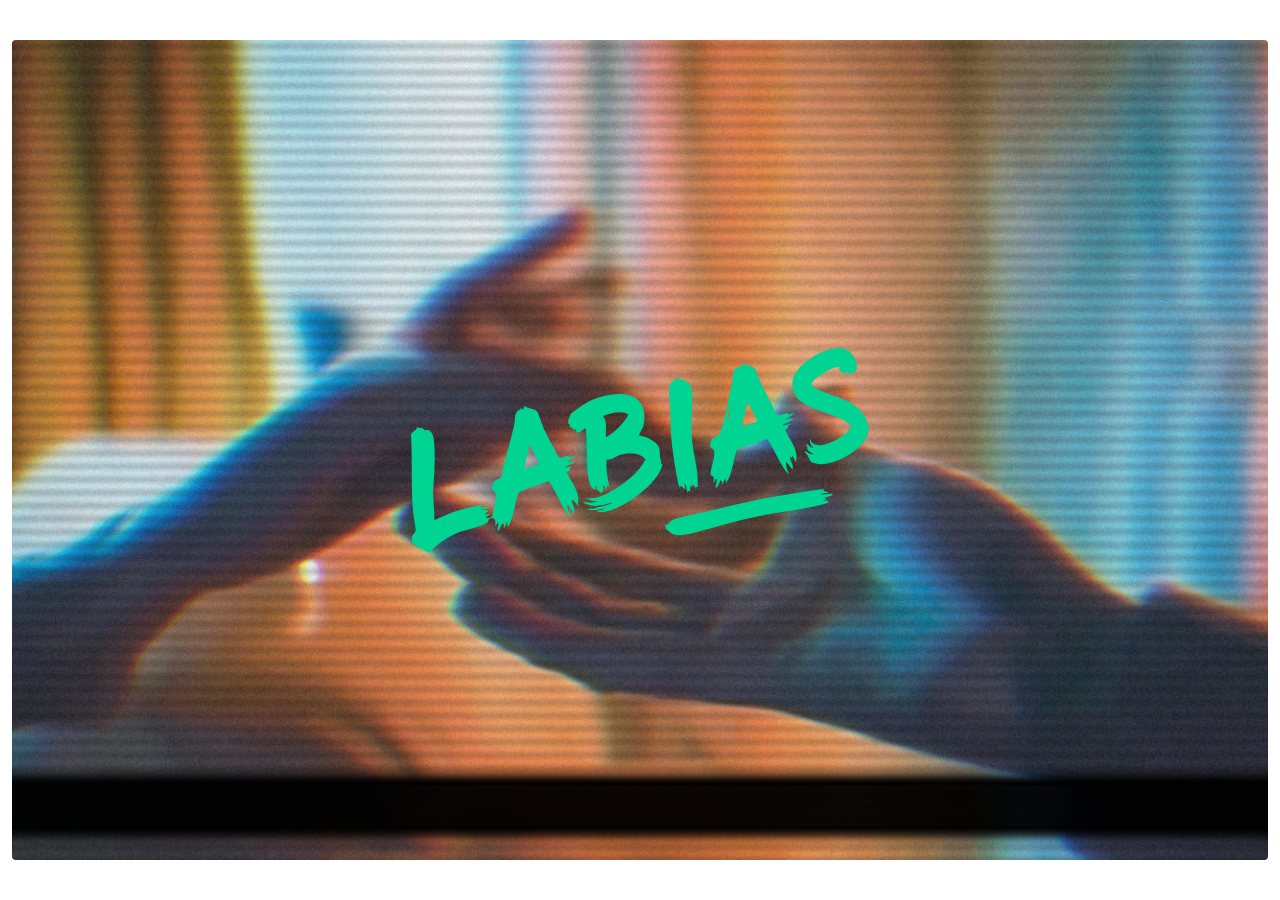
<file: index.html>
<!DOCTYPE html>
<html lang="en">
<head>
  <meta charset="UTF-8">
  <meta name="viewport" content="width=device-width, initial-scale=1.0">
  <title>Labias + The Wrong Biennale</title>
  <link rel="stylesheet" href="styles.css">
  <meta property="og:title" content="Labias + The Wrong Biennale">
  <meta property="og:description" content="Labias + The Wrong Biennale">
  <meta property="og:image" content="https://labias.ar/og.jpg">
  <meta property="og:type" content="website">
  <meta property="og:url" content="https://labias.ar">
</head>
<body>
  <div class="container">
    <div class="container__inner">
      <canvas id="vhs-canvas"></canvas>
      <!-- Fallback image for browsers without WebGL support -->
      <img src="labias.jpg" alt="Labias" id="background" style="display: none;">
      <div class="logo">
        <svg xmlns="http://www.w3.org/2000/svg" height="1.5em" viewBox="0 0 632.96 282.15">
          <g fill="currentColor">
            <path d="M174.25,87.34c1.4,1.39,8.48,21.83,10.41,26.09,5.82,12.84,13.33,24.91,19.38,37.65,2.41,2.07,10.19-1.62,13.98-2.02,3.13-.33-1.18,2.64,1.98,2.01,2.54-.5,4.8-2.22,7.51-1.99l-11.99,8.49,10.99-1.01c-3.49,5.14-10.15,4.63-13.99,9.01l9.99-1.5c.3,1.57-1.8.96-2.55,2-.59.83.4,2.31,0,3.03-.62,1.11-4.09,1.93-4.22,3.45,4.77,10.34,15.01,23.48,15.81,35.03.28,3.97-1.61,7.42-.05,11.48l-5.94-7.28-3.04-1.72c-1.87,2.41,6.7,14.34,2.49,17.98l-8.49-10.98c-1.97,3.51,4.52,15.36,3.99,15.99-1.5,1.77-2.21-1.44-2.6-1.87-9.62-10.82-16.99-31.89-25.56-44.46-.56-.82-1.29-2.23-2.31-2.34-11.68,4.57-24.41,7.64-35.79,12.92-1.68.78-3.98,1.38-5.2,2.8-2.98,3.45-6.93,27.82-9.25,34.75-1.27,3.79-3.29,7.33-4.3,11.21-3.9.86-.84-4.33-2.48-5.99l-4.52,9.99.03-6.48-2.52-.54-4.99,10.02c-2.55-1.03.58-9.75-.52-12l-3.98,5.99c.5-4.59,1.34-12.23-5.24-11.73-5.66.43-2.68,2.65-4.77,5.23-4.02,4.99-30.4,10.75-38.27,13.74-11.08,4.22-20.79,9.64-30.19,16.81-2.31,1.76-11.25,10.49-12.26,10.79-4.33,1.28-7.25-2.84-10.34-4.29-1.97-.93-6.63-1.3-8.41-3.59-1.29-1.66.86-3.68-4.41-3.06-.76-3.32-1.71-6.9-1.07-10.35.57-3.07,3.63-4.68,4.41-6.58,1.66-4.07-1.74-15.41-2.33-20.59C-.66,195.59,2.33,158.49,0,120.53c1.06-5.41,7.32-5.55,9.02-11.45,1.77,3.23,4.6.72,6.47,1.46,1.06.42,2.07,2.51,4,3.08,1.4.42,2.87-.6,4.73.16,5.26,2.15,6.66,7.8,7.29,12.8,2.93,23.01.45,47.98-.95,71l1.97,40.48c21.07-10.73,44.06-17.68,67.47-21.01l-4.48,4,12.99-1.98c-2.22,4.01-8.1,2.8-11.99,4l8,1,1.99,2-4.99,3.98,7.99.02-5.99,4c.7,2.38,8.4.33,9.02-.71.24-9.1,6.59-23.05,4.69-31.53-.92-4.09-5.03-6.02-5.58-7.43-1.52-3.88,1.81-3.37,2.36-4.28.5-.82-.93-2.27.41-4.59,2.02-3.5,7.57-4.25,9.65-6.42,2.71-2.82,2.5-10.58,3.55-14.45,5.49-20.21,11.28-40.78,15.64-61.36,1.36-6.44-.95-16.52,8.35-17.75l-.1-2.48,3.99,1.99,1.51-4.98c3.86,3.55,13.26,3.32,17.23,7.25ZM176.49,161.03c1.11-1.54-9-20.84-10.78-23.65-.56-.88-.94-2.22-2.18-2.31l-7,31.99,19.97-6.04Z"/>
            <path d="M521.29,90.32c.26.15.2,1.69.86,1.79,2.43.38,5.92-2.67,8.37-1.56l-12.99,8.49,12-1.49c-3.62,3.62-8.59,4.91-12.99,7.06-1.44.7-2.51-.22-2,2.44l9.99-1.99c.02,1.53-2.48,1.56-2.87,2.19-.52.84,2.03,3.96-4.16,5.34,5.96,14.72,19.49,28.42,15.02,45.46l-5-8.99-1,2.99-1.98-1.99c-1.21,6.89,6.09,11.44,2.98,17.99l-8.98-11c.15,6.29,1.36,11.21,3.98,17-1.92-1-3.59-2.92-4.83-4.66-7.83-11.04-15.11-27.51-22.36-39.63-.86-1.44-1.77-2.87-2.76-4.23l-41.82,14.74c-3.38,8.57-4.18,18.01-6.71,26.79-1.86,6.44-4.35,15.07-8.5,19.99l-.51-6.99-5.49,9.99.82-5.39-2.82-1.6c.28,1.45-4.13,12.08-6.01,10,.26-1.41,2.74-13.99,0-11.99l-3,5.99c-.3-2.57.55-5.9-.19-8.31-.7-2.27-3.61-2.24-3.87-3.38-1.25-5.49,5.42-22.06,5.13-29.81s-3.6-6.35-5.6-9.48c-.93-1.46,1.74-9.4,2.81-10.74,2.55-3.2,9.08-2.55,11.06-8.43,6.55-19.45,11.68-48.1,16.18-68.82.84-3.87,2.24-17.97,3.71-19.78,1.66-2.03,7.14.62,5.78-4.24l3.98,1.01,1.5-3.98,16.46,6.52c7.99,22.29,20.06,42.58,29.99,64,3.03,4.05,13.17-2.81,15.81-1.29ZM439.51,100.06l4-24.99-3,11.99-1.98-1.99c1.69,4.46.33,7.45,0,11.51-.09,1.09-.72,3.73.98,3.47ZM478.53,102.06c.87-1.18-10.25-23.75-12.99-25.99l-8.01,31.99,21-6Z"/>
            <path d="M604.74,35.79c-.24-.14-.19-1.73-.78-1.76-6.42,3.49-5.94-2.05-11.37-2.03l-.08-5.94c-7.81-2.01-40.03,18.19-38.84,24.36.25,1.31,3.8,4.06,5.14,4.85,15.72,9.21,36.48,11.78,53.01,22.99,12.55,8.51,24.73,25.01,20.14,40.76-6.69,22.93-52.26,48.29-75.02,40.12-6.35-2.28-5.81-6.38-8.41-10.57-.28-.46-7.19-6.89-2.54-5.49,2.91.88,6.61,4.59,10.51,3.98-1.98-2.62-6.29-3.53-8.06-6.47-.77-1.27-.11-2.32-.43-3.52-.16-.6-3.19-5.4-.02-4,1.07.47,6.79,6.4,8.51,4.98-3.66-3.63-4.99-6.82-4.99-11.98,1.75.36,1.54,3.01,2.96,4.53,11.9,12.75,48.92-9.47,54.93-22.89-20.35-21.93-86-20.08-81.78-61.04,2.55-24.79,52.46-55.38,75.14-44.36,8.35,4.06,16.12,18.69,13.29,27.81-.98,3.16-9.45,6.76-11.33,5.67Z"/>
            <path d="M315.52,121.06c9.05.83,23.77,7.52,27.22,16.29,1.94,4.92,1.23,9.36,1.83,14.17.37,3.02,2.72,5.34.96,9.56.9-.26,2.3-2.14,1.99.47-2.99,25.23-62.79,69-87.25,65.26-.88-.13-3.01-.43-2.74-1.74,2.99,0,8.02-.35,9.99-3-8.28,2.06-16.51,3.02-24.99.98l13.09-1.44c3.05-2.6,4.37-1.3,6.91-1.93,4.72-1.18,9.42-2.49,14.01-4.11,2.07-2.08.58-1.71-1.13-1.14-10.61,3.55-22.38,6.07-33.08,1.33-1.09-.48-3.75-1.37-3.79-2.7l10.51,1.06,9.48-2.06-8.04-.46-9.95-4.54c14.66,3.45,31.17-5.52,43.31-13.2,15.48-9.79,31.48-23.1,40.36-39.32-5.35-10.1-23.92-9.42-33.7-7.03-7.53,1.84-12.08,7.44-19.87,6.63-1.2,12.55.9,25.61,3.89,37.9-5.93-4.56-2.45,2.14-3.49,5-2.65-1.42-2.03-7.4-5.5-6.99l.99,8.99-2.51-.98-.49,2.99c-1.99-1.44-4.53-3.59-6.04-5.49-.99-1.24-.84-3.38-.97-3.51-3.2-3.49-.78,3.85-.99,3.99-2.11.14-4.21-1.48-5.46-3.03-5.02-6.15-6.02-24.23-6.58-32.42-.44-6.55-.36-47.56-1.97-49.54-3.77,1.2-8.81,8.7-12.75,4.76-2.27-2.28,1.06-4.77-5.24-2.75l-.05-2.91-3.96-.08c1.71-3.87-1.97-5.33-2.02-5.66-.53-3.98,1.69-10.54,4.17-13.71,2.2-2.82,19.64-14.45,23.53-16.47,17.94-9.29,56.38-18.56,70.76-.11,8,10.27,8.05,21.87,5.35,34.21-.56,2.54-6.9,11.57-5.78,12.71ZM269.52,104.57c.65,5.8-.47,12.58,0,18.5,6-2.48,13.4-8.77,18.05-13.45,2.85-2.87,12.87-14.57,12.98-18.01-11.25-5.4-24.03-1.74-35.03,2.48,2.25,2.73,3.61,6.98,4,10.49Z"/>
            <path d="M396.51,192.07l-3.49.87-3.49-4.86-.02,3.99-2.98-1.99-1.02,8.99-1.98-1.99-1,2.99-3.02-11.99c-2.87.56.65,6.19,0,6.99-1.95,0-4.86-3.66-5.17-3.78-.7-.27-2.28,1.13-2.81.79-2.44-1.57-9.78-50.38-10.5-57.01-1.85-17.14-1.96-35.17-2.52-52.49-.32-9.75-2.55-21.16-.93-30.95.93-5.59,6.59-3.46,5.95-9.56,2.21,1.09,5.63-.15,7.24.23.57.13,9.81,3.89,10.71,4.32,8.76,4.17,7.58,18.51,7.48,26.96-.24,20.26-2.19,37.62.25,58.32,2.36,20.04,8.67,39.8,7.3,60.18Z"/>
            <path d="M576.11,214.4l.58-2.98-7.76-.85,5.82-1.5-3.49-1.53,12.9-4.12-3.29-.77,4.16-1.87-18.06,2.15c.26-2.4,9.15-1.81,10.19-2.6-.38-1.48-6.28-2.35-6.51-2.54-.53-.43,1.2-2.16.61-2.44-2.77-1.27-75.34,11.26-85.14,13.18-25.35,4.96-51.65,11.58-77.01,17.58-14.28,3.38-31.34,5.92-45.3,10.79-7.97,2.78-3.76,6.31-12.78,8.09,2.02,1.28.88,4.34,1.75,5.44.31.38,7.58,6.03,8.37,6.56,7.78,5.13,28.45-1.1,40.75-4.31,29.48-7.71,54.41-15.65,85.06-21.48,29.67-5.64,59.7-8.18,89.14-16.79Z"/>
          </g>
        </svg>
      </div>
    </div>
  </div>
  <script src="vhs-shader.js"></script>
</body>
</html>
</file>
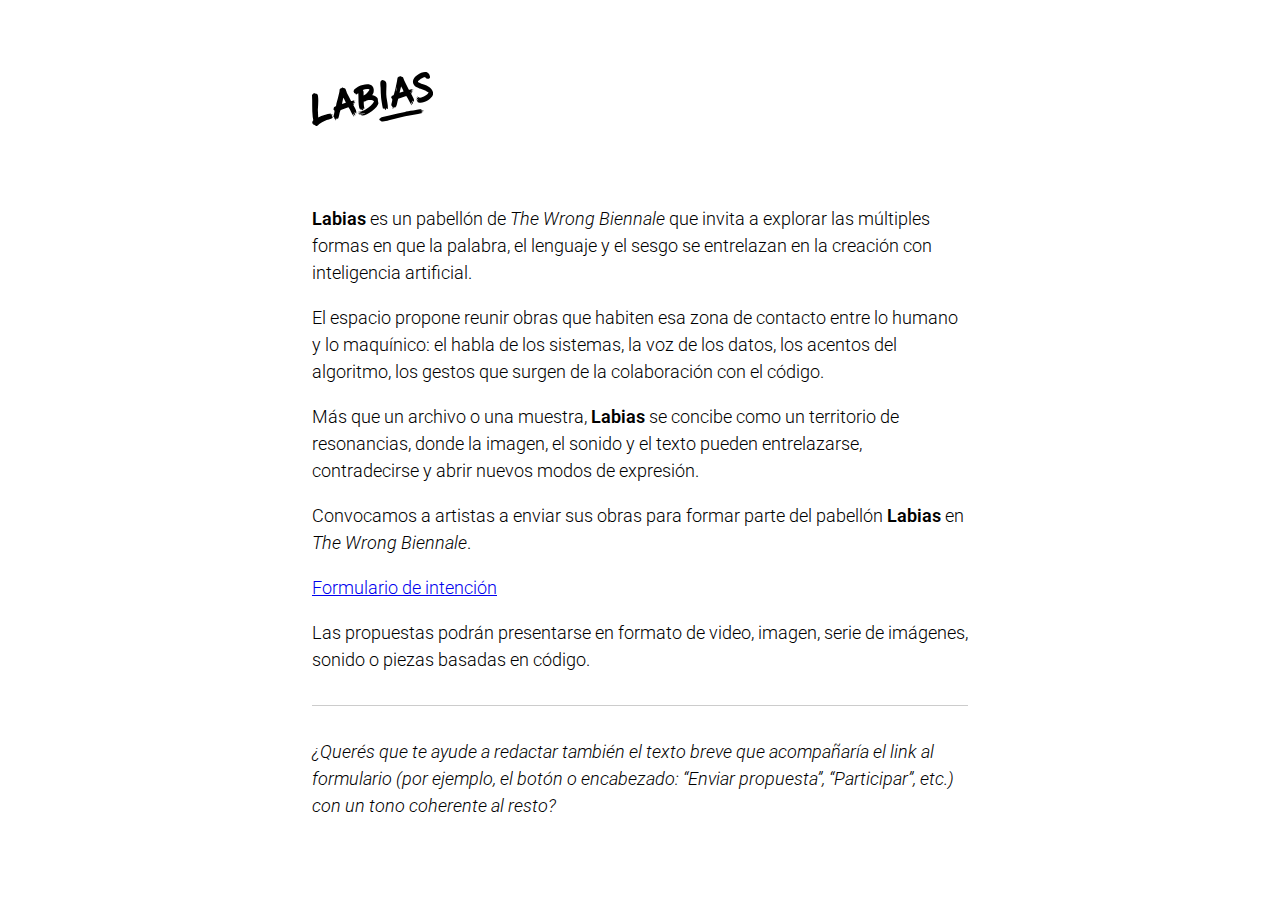
<file: convocatoria.html>
<!DOCTYPE html>
<html lang="en">
<head>
  <meta charset="UTF-8">
  <meta name="viewport" content="width=device-width, initial-scale=1.0">
  <title>Labias + The Wrong Biennale</title>
  <link rel="preconnect" href="https://fonts.googleapis.com">
  <link rel="preconnect" href="https://fonts.gstatic.com" crossorigin>
  <link href="https://fonts.googleapis.com/css2?family=Roboto:ital,wght@0,100..900;1,100..900&display=swap" rel="stylesheet">
  <link rel="stylesheet" href="styles.css">
  <meta property="og:title" content="Labias + The Wrong Biennale">
  <meta property="og:description" content="Labias + The Wrong Biennale">
  <meta property="og:image" content="https://labias.ar/og-alt.jpg">
  <meta property="og:type" content="website">
  <meta property="og:url" content="https://labias.ar">
</head>
<body>
  <div class="container container--article">
    <div class="text-content">
      <h1>
        <svg xmlns="http://www.w3.org/2000/svg" height="1.5em" viewBox="0 0 632.96 282.15" aria-label="Labias">
          <g fill="currentColor">
            <path d="M174.25,87.34c1.4,1.39,8.48,21.83,10.41,26.09,5.82,12.84,13.33,24.91,19.38,37.65,2.41,2.07,10.19-1.62,13.98-2.02,3.13-.33-1.18,2.64,1.98,2.01,2.54-.5,4.8-2.22,7.51-1.99l-11.99,8.49,10.99-1.01c-3.49,5.14-10.15,4.63-13.99,9.01l9.99-1.5c.3,1.57-1.8.96-2.55,2-.59.83.4,2.31,0,3.03-.62,1.11-4.09,1.93-4.22,3.45,4.77,10.34,15.01,23.48,15.81,35.03.28,3.97-1.61,7.42-.05,11.48l-5.94-7.28-3.04-1.72c-1.87,2.41,6.7,14.34,2.49,17.98l-8.49-10.98c-1.97,3.51,4.52,15.36,3.99,15.99-1.5,1.77-2.21-1.44-2.6-1.87-9.62-10.82-16.99-31.89-25.56-44.46-.56-.82-1.29-2.23-2.31-2.34-11.68,4.57-24.41,7.64-35.79,12.92-1.68.78-3.98,1.38-5.2,2.8-2.98,3.45-6.93,27.82-9.25,34.75-1.27,3.79-3.29,7.33-4.3,11.21-3.9.86-.84-4.33-2.48-5.99l-4.52,9.99.03-6.48-2.52-.54-4.99,10.02c-2.55-1.03.58-9.75-.52-12l-3.98,5.99c.5-4.59,1.34-12.23-5.24-11.73-5.66.43-2.68,2.65-4.77,5.23-4.02,4.99-30.4,10.75-38.27,13.74-11.08,4.22-20.79,9.64-30.19,16.81-2.31,1.76-11.25,10.49-12.26,10.79-4.33,1.28-7.25-2.84-10.34-4.29-1.97-.93-6.63-1.3-8.41-3.59-1.29-1.66.86-3.68-4.41-3.06-.76-3.32-1.71-6.9-1.07-10.35.57-3.07,3.63-4.68,4.41-6.58,1.66-4.07-1.74-15.41-2.33-20.59C-.66,195.59,2.33,158.49,0,120.53c1.06-5.41,7.32-5.55,9.02-11.45,1.77,3.23,4.6.72,6.47,1.46,1.06.42,2.07,2.51,4,3.08,1.4.42,2.87-.6,4.73.16,5.26,2.15,6.66,7.8,7.29,12.8,2.93,23.01.45,47.98-.95,71l1.97,40.48c21.07-10.73,44.06-17.68,67.47-21.01l-4.48,4,12.99-1.98c-2.22,4.01-8.1,2.8-11.99,4l8,1,1.99,2-4.99,3.98,7.99.02-5.99,4c.7,2.38,8.4.33,9.02-.71.24-9.1,6.59-23.05,4.69-31.53-.92-4.09-5.03-6.02-5.58-7.43-1.52-3.88,1.81-3.37,2.36-4.28.5-.82-.93-2.27.41-4.59,2.02-3.5,7.57-4.25,9.65-6.42,2.71-2.82,2.5-10.58,3.55-14.45,5.49-20.21,11.28-40.78,15.64-61.36,1.36-6.44-.95-16.52,8.35-17.75l-.1-2.48,3.99,1.99,1.51-4.98c3.86,3.55,13.26,3.32,17.23,7.25ZM176.49,161.03c1.11-1.54-9-20.84-10.78-23.65-.56-.88-.94-2.22-2.18-2.31l-7,31.99,19.97-6.04Z"/>
            <path d="M521.29,90.32c.26.15.2,1.69.86,1.79,2.43.38,5.92-2.67,8.37-1.56l-12.99,8.49,12-1.49c-3.62,3.62-8.59,4.91-12.99,7.06-1.44.7-2.51-.22-2,2.44l9.99-1.99c.02,1.53-2.48,1.56-2.87,2.19-.52.84,2.03,3.96-4.16,5.34,5.96,14.72,19.49,28.42,15.02,45.46l-5-8.99-1,2.99-1.98-1.99c-1.21,6.89,6.09,11.44,2.98,17.99l-8.98-11c.15,6.29,1.36,11.21,3.98,17-1.92-1-3.59-2.92-4.83-4.66-7.83-11.04-15.11-27.51-22.36-39.63-.86-1.44-1.77-2.87-2.76-4.23l-41.82,14.74c-3.38,8.57-4.18,18.01-6.71,26.79-1.86,6.44-4.35,15.07-8.5,19.99l-.51-6.99-5.49,9.99.82-5.39-2.82-1.6c.28,1.45-4.13,12.08-6.01,10,.26-1.41,2.74-13.99,0-11.99l-3,5.99c-.3-2.57.55-5.9-.19-8.31-.7-2.27-3.61-2.24-3.87-3.38-1.25-5.49,5.42-22.06,5.13-29.81s-3.6-6.35-5.6-9.48c-.93-1.46,1.74-9.4,2.81-10.74,2.55-3.2,9.08-2.55,11.06-8.43,6.55-19.45,11.68-48.1,16.18-68.82.84-3.87,2.24-17.97,3.71-19.78,1.66-2.03,7.14.62,5.78-4.24l3.98,1.01,1.5-3.98,16.46,6.52c7.99,22.29,20.06,42.58,29.99,64,3.03,4.05,13.17-2.81,15.81-1.29ZM439.51,100.06l4-24.99-3,11.99-1.98-1.99c1.69,4.46.33,7.45,0,11.51-.09,1.09-.72,3.73.98,3.47ZM478.53,102.06c.87-1.18-10.25-23.75-12.99-25.99l-8.01,31.99,21-6Z"/>
            <path d="M604.74,35.79c-.24-.14-.19-1.73-.78-1.76-6.42,3.49-5.94-2.05-11.37-2.03l-.08-5.94c-7.81-2.01-40.03,18.19-38.84,24.36.25,1.31,3.8,4.06,5.14,4.85,15.72,9.21,36.48,11.78,53.01,22.99,12.55,8.51,24.73,25.01,20.14,40.76-6.69,22.93-52.26,48.29-75.02,40.12-6.35-2.28-5.81-6.38-8.41-10.57-.28-.46-7.19-6.89-2.54-5.49,2.91.88,6.61,4.59,10.51,3.98-1.98-2.62-6.29-3.53-8.06-6.47-.77-1.27-.11-2.32-.43-3.52-.16-.6-3.19-5.4-.02-4,1.07.47,6.79,6.4,8.51,4.98-3.66-3.63-4.99-6.82-4.99-11.98,1.75.36,1.54,3.01,2.96,4.53,11.9,12.75,48.92-9.47,54.93-22.89-20.35-21.93-86-20.08-81.78-61.04,2.55-24.79,52.46-55.38,75.14-44.36,8.35,4.06,16.12,18.69,13.29,27.81-.98,3.16-9.45,6.76-11.33,5.67Z"/>
            <path d="M315.52,121.06c9.05.83,23.77,7.52,27.22,16.29,1.94,4.92,1.23,9.36,1.83,14.17.37,3.02,2.72,5.34.96,9.56.9-.26,2.3-2.14,1.99.47-2.99,25.23-62.79,69-87.25,65.26-.88-.13-3.01-.43-2.74-1.74,2.99,0,8.02-.35,9.99-3-8.28,2.06-16.51,3.02-24.99.98l13.09-1.44c3.05-2.6,4.37-1.3,6.91-1.93,4.72-1.18,9.42-2.49,14.01-4.11,2.07-2.08.58-1.71-1.13-1.14-10.61,3.55-22.38,6.07-33.08,1.33-1.09-.48-3.75-1.37-3.79-2.7l10.51,1.06,9.48-2.06-8.04-.46-9.95-4.54c14.66,3.45,31.17-5.52,43.31-13.2,15.48-9.79,31.48-23.1,40.36-39.32-5.35-10.1-23.92-9.42-33.7-7.03-7.53,1.84-12.08,7.44-19.87,6.63-1.2,12.55.9,25.61,3.89,37.9-5.93-4.56-2.45,2.14-3.49,5-2.65-1.42-2.03-7.4-5.5-6.99l.99,8.99-2.51-.98-.49,2.99c-1.99-1.44-4.53-3.59-6.04-5.49-.99-1.24-.84-3.38-.97-3.51-3.2-3.49-.78,3.85-.99,3.99-2.11.14-4.21-1.48-5.46-3.03-5.02-6.15-6.02-24.23-6.58-32.42-.44-6.55-.36-47.56-1.97-49.54-3.77,1.2-8.81,8.7-12.75,4.76-2.27-2.28,1.06-4.77-5.24-2.75l-.05-2.91-3.96-.08c1.71-3.87-1.97-5.33-2.02-5.66-.53-3.98,1.69-10.54,4.17-13.71,2.2-2.82,19.64-14.45,23.53-16.47,17.94-9.29,56.38-18.56,70.76-.11,8,10.27,8.05,21.87,5.35,34.21-.56,2.54-6.9,11.57-5.78,12.71ZM269.52,104.57c.65,5.8-.47,12.58,0,18.5,6-2.48,13.4-8.77,18.05-13.45,2.85-2.87,12.87-14.57,12.98-18.01-11.25-5.4-24.03-1.74-35.03,2.48,2.25,2.73,3.61,6.98,4,10.49Z"/>
            <path d="M396.51,192.07l-3.49.87-3.49-4.86-.02,3.99-2.98-1.99-1.02,8.99-1.98-1.99-1,2.99-3.02-11.99c-2.87.56.65,6.19,0,6.99-1.95,0-4.86-3.66-5.17-3.78-.7-.27-2.28,1.13-2.81.79-2.44-1.57-9.78-50.38-10.5-57.01-1.85-17.14-1.96-35.17-2.52-52.49-.32-9.75-2.55-21.16-.93-30.95.93-5.59,6.59-3.46,5.95-9.56,2.21,1.09,5.63-.15,7.24.23.57.13,9.81,3.89,10.71,4.32,8.76,4.17,7.58,18.51,7.48,26.96-.24,20.26-2.19,37.62.25,58.32,2.36,20.04,8.67,39.8,7.3,60.18Z"/>
            <path d="M576.11,214.4l.58-2.98-7.76-.85,5.82-1.5-3.49-1.53,12.9-4.12-3.29-.77,4.16-1.87-18.06,2.15c.26-2.4,9.15-1.81,10.19-2.6-.38-1.48-6.28-2.35-6.51-2.54-.53-.43,1.2-2.16.61-2.44-2.77-1.27-75.34,11.26-85.14,13.18-25.35,4.96-51.65,11.58-77.01,17.58-14.28,3.38-31.34,5.92-45.3,10.79-7.97,2.78-3.76,6.31-12.78,8.09,2.02,1.28.88,4.34,1.75,5.44.31.38,7.58,6.03,8.37,6.56,7.78,5.13,28.45-1.1,40.75-4.31,29.48-7.71,54.41-15.65,85.06-21.48,29.67-5.64,59.7-8.18,89.14-16.79Z"/>
          </g>
        </svg>
      </h1>
      <p><b>Labias</b> es un pabellón de <i lang="en">The Wrong Biennale</i> que invita a explorar las múltiples formas en que la palabra, el lenguaje y el sesgo se entrelazan en la creación con inteligencia artificial.</p>
      <p>El espacio propone reunir obras que habiten esa zona de contacto entre lo humano y lo maquínico: el habla de los sistemas, la voz de los datos, los acentos del algoritmo, los gestos que surgen de la colaboración con el código.</p>
      <p>Más que un archivo o una muestra, <b>Labias</b> se concibe como un territorio de resonancias, donde la imagen, el sonido y el texto pueden entrelazarse, contradecirse y abrir nuevos modos de expresión.</p>
      <p>Convocamos a artistas a enviar sus obras para formar parte del pabellón <b>Labias</b> en <i lang="en">The Wrong Biennale</i>.</p>
      <p>
        <a href="https://forms.gle/eaWGQYibajdSykPA6" target="_blank" rel="noopener noreferrer" aria-label="Formulario de intención - abre en nueva pestaña">Formulario de intención</a>
      </p>
      <p>Las propuestas podrán presentarse en formato de video, imagen, serie de imágenes, sonido o piezas basadas en código.</p>
      <hr />
      <p aria-hidden="true"><i>¿Querés que te ayude a redactar también el texto breve que acompañaría el link al formulario (por ejemplo, el botón o encabezado: “Enviar propuesta”, “Participar”, etc.) con un tono coherente al resto?</i></p>
    </div>
  </div>
  <!-- <script src="vhs-shader.js"></script> -->
</body>
</html>
</file>
<file: styles.css>
html, body {
  margin: 0;
  width: 100%;
  height: 100%;
}

body {
  font: normal 100%/1.5 'Roboto', sans-serif;
}

.container {
  padding: 40px 12px;
  height: 100%;
  box-sizing: border-box;
}

.container--article {
  max-width: 680px;
  height: auto;
  margin: 0 auto;
}

.container__inner {
  position: relative;
  width: 100%;
  height: 100%;
  overflow: hidden;
  border-radius: 0.25rem;
}

#background,
#vhs-canvas {
  width: 100%;
  height: 100%;
  object-fit: cover;
  display: block;
}

.logo {
  position: absolute;
  inset: 0;
  display: flex;
  align-items: center;
  justify-content: center;
  font-size: 8.5rem;
  color: #00d492;

  @media screen and (max-width: 768px) {
    font-size: 6rem;
  }
  @media screen and (max-width: 480px) {
    font-size: 4rem;
  }
}

.text-content {
  font-weight: 300;
  font-size: 1.125rem;
}

.text-content h1 {
  margin: 2rem 0 4rem 0;
}

.text-content b {
  font-weight: 600;
}

.text-content hr {
  border: none;
  border-top: 1px solid #ccc;
  margin: 2rem 0;
}
</file>
